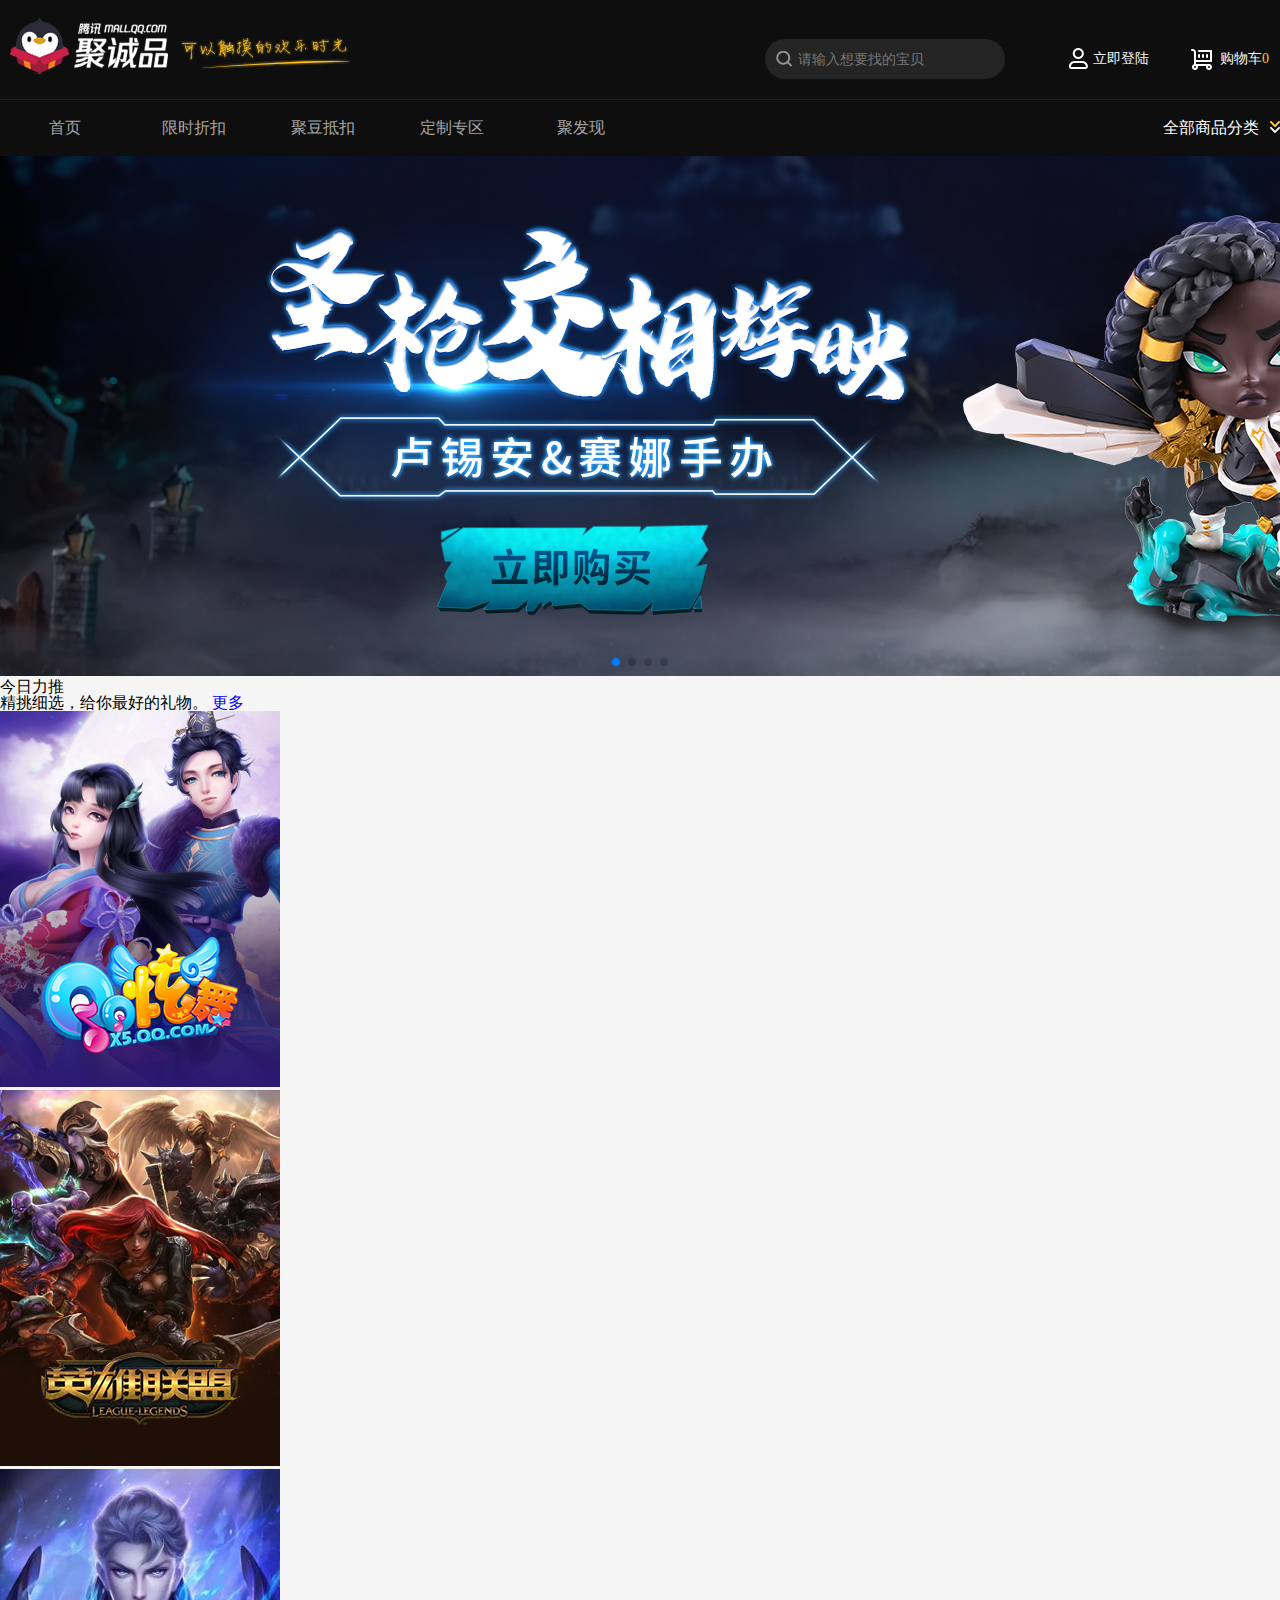
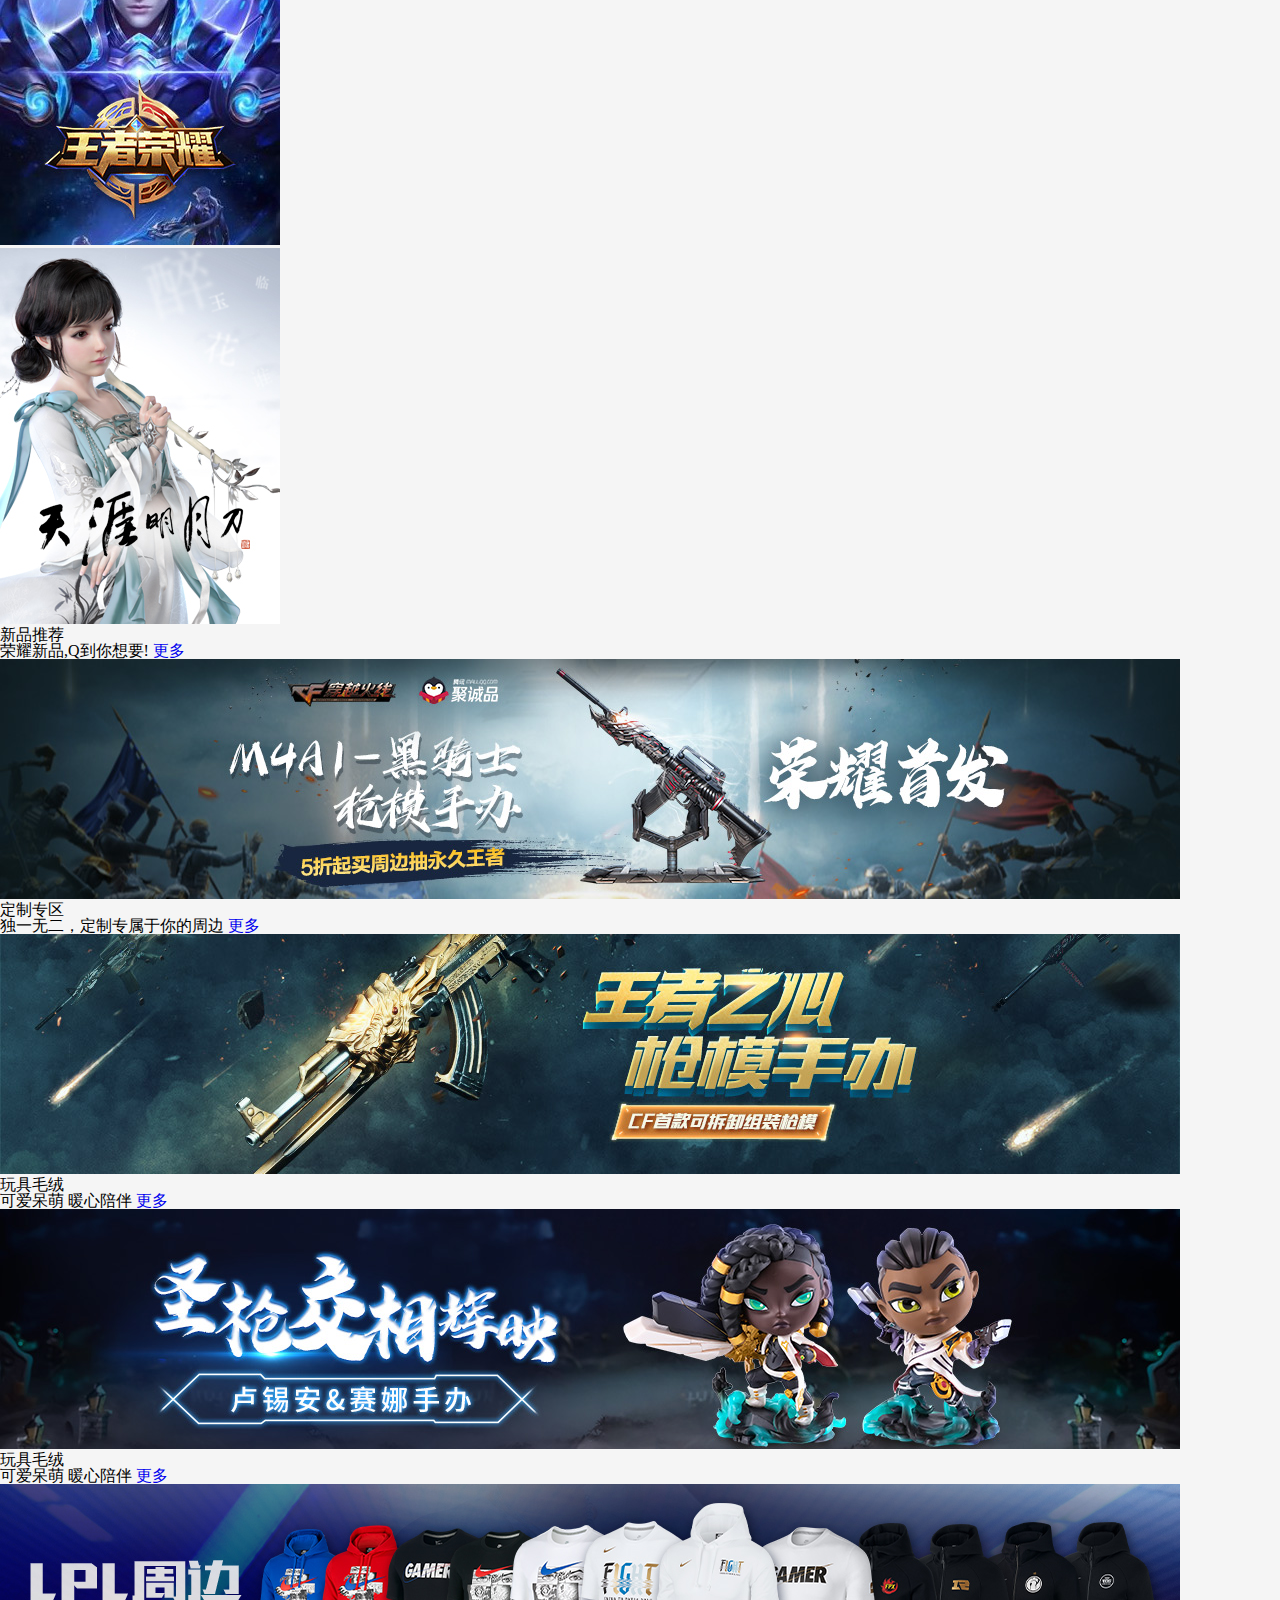
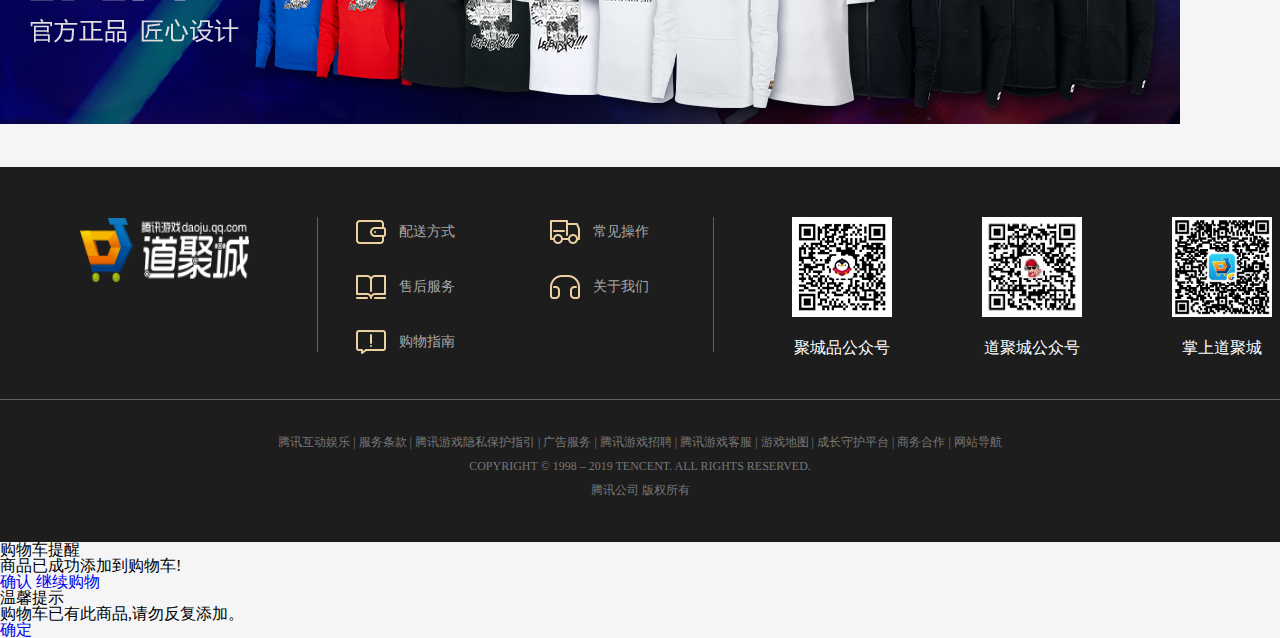
<file: index.html>
<!DOCTYPE html>
<html lang="en">
<head>
<meta charset="UTF-8">
<meta name="viewport" content="width=device-width, initial-scale=1.0">
<meta http-equiv="X-UA-Compatible" content="ie=edge">
<title>聚诚品-腾讯官方周边商场</title>
<link rel="icon" href="icon.png">
<link rel="stylesheet" type="text/css" href="css/reset.css">
<link rel="stylesheet" type="text/css" href="css/home.css">
<link rel="stylesheet" type="text/css" href="css/swiper.css">
</head>
<body>
<!-- 头部 -->
<div class="lkq-top-bar">
    <div class="lkq-top_0">
        <div class="lkq-top_1">
            <div class="lkq-top_2">
                <div class="lkq-top lkq-Layout">
                    <!-- 顶部 -->
                    <div class="lkq-top-info clearfix">
                        <!-- logo -->
                        <div class="lkq-logo">
                            <a href="#">
                                <h1 class="lkq-ico-comm">聚城品</h1>
                            </a>
                        </div>
                        <div class="lkq-solgan lkq-ico-comm">可以触摸的欢乐时光</div>
                        <!-- 购物车 -->
                        <div class="lkq-cart1">
                            <a href="./shopCart.html" class="lkq-cartbox">
                                <i class="lkq-ico-comm lkq-cart2"></i>
                                <span>购物车<div class="lkq-cart-num">0</div></span>
                            </a>
                        </div>
                        <!-- 登陆 -->
                        <div class="lkq-loginbar">
                            <!-- 登陆前 -->
                            <div class="lkq-unlogin">
                                <i class="lkq-person lkq-ico-comm"></i>
                                <a href="#">立即登陆</a>
                            </div>
                            <!-- 登陆后 -->
                            <div class="lkq-Land">
                                <p>欢迎光临 <span class="lkq-name"></span></p>
                                <!-- 登陆后的菜单 -->
                                <div class="lkq-menu">
                                    <div class="lkq-arrow"></div>
                                    <ul>
                                        <li>
                                            <i class="lkq-order1 lkq-ico-comm"></i>
                                            <span>订单管理</span>
                                        </li>
                                        <li>
                                            <i class="lkq-order2 lkq-ico-comm"></i>
                                            <span>地址管理</span>
                                        </li>
                                        <li>
                                            <i class="lkq-order3 lkq-ico-comm"></i>
                                            <span>优惠卡劵</span>
                                        </li>
                                        <li>
                                            <i class="lkq-order4 lkq-ico-comm"></i>
                                            <span>我的收藏</span>
                                        </li>
                                        <li>
                                            <i class="lkq-order5 lkq-ico-comm"></i>
                                            <span>订阅管理</span>
                                        </li>
                                        <li>
                                            <i class="lkq-order6 lkq-ico-comm"></i>
                                            <span>领取中心</span>
                                        </li>
                                        <li class="lkq-list">
                                            <i class="lkq-order7 lkq-ico-comm"></i>
                                            <span>退出登陆</span>
                                        </li>
                                    </ul>
                                </div>
                            </div>
                        </div>
                        <!-- 搜索 -->
                        <div class="lkq-search">
                            <a href="#" class="lkq-search1 lkq-ico-comm"></a>
                            <input type="text" placeholder="请输入想要找的宝贝" class="lkq-txt">
                        </div>
                    </div>
                </div>
            </div>
        </div>
        <!-- 导航 -->
        <div class="lkq-top-head">
            <div class="lkq-top-head2">
                <div class="lkq-top-menu clearfix lkq-Layout">
                    <ul>
                        <li>
                            <a href="#" class="lkq-ico-comm">首页</a>
                        </li>
                        <li>
                            <a href="#" class="lkq-ico-comm">限时折扣</a>
                        </li>
                        <li>
                            <a href="#" class="lkq-ico-comm">聚豆抵扣</a>
                        </li>
                        <li>
                            <a href="#" class="lkq-ico-comm">定制专区</a>
                        </li>
                        <li>
                            <a href="#" class="lkq-ico-comm">聚发现</a>
                        </li>
                    </ul>
                    <div class="lkq-all">
                        <span>全部商品分类</span>
                        <i class="lkq-arrbot lkq-ico-comm"></i>
                    </div>
                </div>
            </div>
        </div>
        <!-- 子菜单 -->
        <div class="lkq-Submenu">
            <div class="lkq-Layout">
                <ul class="lkq-submenu-ul">
                    <li class="lkq-submenu-li">
                        <a href="#">
                            <img src="images/header/img01.png" alt="">
                            <p>服饰鞋帽</p>
                        </a>
                        <ul class="lkq-class-list">
                            <li>卫衣/外套</li>
                            <li>T恤</li>
                            <li>袜子</li>
                            <li>裤子</li>
                            <li>鞋子</li>
                            <li>帽子</li>
                            <li>服饰配件</li>
                        </ul>
                    </li>
                    <li class="lkq-submenu-li">
                        <a href="#">
                            <img src="images/header/img02.png" alt="">
                            <p>玩具毛绒</p>
                        </a>
                        <ul class="lkq-class-list">
                            <li>公仔</li>
                            <li>抱枕</li>
                            <li>手办</li>
                            <li>雕塑</li>
                        </ul>
                    </li>
                    <li class="lkq-submenu-li">
                        <a href="#">
                            <img src="images/header/img03.png" alt="">
                            <p>数码配件</p>
                        </a>
                        <ul class="lkq-class-list">
                            <li>手机壳</li>
                            <li>充电宝</li>
                            <li>鼠标垫/鼠标</li>
                            <li>U盘</li>
                            <li>数据线</li>
                            <li>打火机</li>
                            <li>无线充电器</li>
                        </ul>
                    </li>
                    <li class="lkq-submenu-li">
                        <a href="#">
                            <img src="images/header/img04.png" alt="">
                            <p>生活用品</p>
                        </a>
                        <ul class="lkq-class-list">
                            <li>杯子</li>
                            <li>钥匙扣</li>
                            <li>伞</li>
                            <li>耳罩/眼罩</li>
                            <li>美妆个护</li>
                            <li>其他</li>
                        </ul>
                    </li>
                    <li class="lkq-submenu-li">
                        <a href="#">
                            <img src="images/header/img05.png" alt="">
                            <p>箱包收纳</p>
                        </a>
                        <ul class="lkq-class-list">
                            <li>双肩包</li>
                            <li>单肩包</li>
                            <li>收纳包</li>
                        </ul>
                    </li>
                    <li class="lkq-submenu-li">
                        <a href="#">
                            <img src="images/header/img06.png" alt="">
                            <p>首饰配饰</p>
                        </a>
                        <ul class="lkq-class-list">
                            <li>手链</li>
                            <li>项链</li>
                            <li>挂件</li>
                            <li>戒指</li>
                            <li>其他</li>
                        </ul>
                    </li>
                    <li class="lkq-submenu-li">
                        <a href="#">
                            <img src="images/header/img07.png" alt="">
                            <p>文具图书</p>
                        </a>
                        <ul class="lkq-class-list">
                            <li>笔记本</li>
                            <li>胶带/贴纸</li>
                            <li>文件夹</li>
                        </ul>
                    </li>
                    <li class="lkq-submenu-li">
                        <a href="#">
                            <img src="images/header/img08.png" alt="">
                            <p>休闲零食</p>
                        </a>
                        <ul class="lkq-class-list">
                            <li>糖/巧克力</li>
                        </ul>
                    </li>
                    <li class="lkq-submenu-li">
                        <a href="#">
                            <img src="images/header/img09.png" alt="">
                            <p>海报艺术</p>
                        </a>
                        <ul class="lkq-class-list">
                            <li>画册</li>
                            <li>海报</li>
                        </ul>
                    </li>
                    <li class="lkq-submenu-li">
                        <a href="#">
                            <img src="images/header/img10.png" alt="">
                            <p>其他</p>
                        </a>
                        <ul class="lkq-class-list">
                            <li>纪念币</li>
                            <li>礼盒</li>
                        </ul>
                    </li>
                </ul>
            </div>
        </div>
    </div>
</div>
<!-- 轮播图 -->
<div class="swiper-container banner" id="#swiper-container1">
    <div class="swiper-wrapper slidebanner">
        <div class="swiper-slide">
            <a href="./sculpture.html">
                <img src="images/bigPic/carousel01.jpg" alt="">
            </a>
        </div>
        <div class="swiper-slide">
            <a href="###">
                <img src="images/bigPic/icon_10001.jpg" alt="">
            </a>
        </div>
        <div class="swiper-slide">
            <a href="###">
                <img src="images/bigPic/icon_10002.jpg" alt="">
            </a>
        </div>
        <div class="swiper-slide">
            <a href="###">
                <img src="images/bigPic/carousel04.jpg" alt="">
            </a>
        </div>
    </div>
    <!-- 如果需要分页器 -->
    <div class="swiper-pagination"></div>
</div>
<!-- 中间部分 -->
<div class="main lkq-Layout">
    <!-- 今日力推 -->
    <div class="index-tit clearfix">
        <h3>今日力推</h3>
        <span>精挑细选，给你最好的礼物。</span>
        <a href="###" class="link-moer">
            <span>更多</span>
            <i class="i-more lkq-ico-comm"></i>
        </a>
    </div>
    <div class="rec-list">
        <ul class="clearfix">
            <li>
                <a href="./QQdance.html">
                    <img src="images/bigPic/img0.jpg" alt="">
                </a>
            </li>
            <li>
                <a href="./hth-goodslist.html">
                    <img src="images/bigPic/img1.jpg" alt="">
                </a>
            </li>
            <li>
                <a href="./zxg-index1.html">
                    <img src="images/bigPic/img2.jpg" alt="">
                </a>
            </li>
            <li>
                <a href="./windex.html">
                    <img src="images/bigPic/img3.jpg" alt="">
                </a>
            </li>
        </ul>
    </div>
    <!-- 新品推荐 -->
    <div class="recommend">
        <div class="index-tit">
            <h3>新品推荐</h3>
            <span>荣耀新品,Q到你想要!</span>
            <a href="###" class="link-moer">
                <span>更多</span>
                <i class="i-more lkq-ico-comm"></i>
            </a>
        </div>
        <div class="mybox">
            <a href="###">
                <img src="images/bigPic/img_1.jpg" alt="">
            </a>
        </div>
        <!-- 商品列表 -->
        <div class="goodlist indexglist">
            <ul class="lkq-goodlist clearfix">
                <!-- <li>
                    <a href="###">
                        <img src="images/goods/img1.jpg" alt="">
                        <div class="good-info">
                            <p class="good-name">M4A1-雷神 枪模手办</p>
                            <p class="good-pri">￥298</p>
                        </div>
                    </a>
                    <div class="hied-cart">
                        <a href="###">加入购物车</a>
                    </div>
                </li>
                <li>
                    <a href="###">
                        <img src="images/goods/img2.jpg" alt="">
                        <div class="good-info">
                            <p class="good-name">【现货】武神&幽兰颜究小盒</p>
                            <p class="good-pri">￥98</p>
                        </div>
                    </a>
                    <div class="hied-cart">
                        <a href="###">加入购物车</a>
                    </div>
                </li>
                <li>
                    <a href="###">
                        <img src="images/goods/img3.jpg" alt="">
                        <div class="good-info">
                            <p class="good-name">巴雷特-毁灭 全合金枪模手办</p>
                            <p class="good-pri">￥298</p>
                        </div>
                    </a>
                    <div class="hied-cart">
                        <a href="###">加入购物车</a>
                    </div>
                </li>
                <li>
                    <a href="###">
                        <img src="images/goods/img4.jpg" alt="">
                        <div class="good-info">
                            <p class="good-name">千年之狐李白Q版手办</p>
                            <p class="good-pri">￥248</p>
                        </div>
                    </a>
                    <div class="hied-cart">
                        <a href="###">加入购物车</a>
                    </div>
                </li> -->
            </ul>
        </div>
        <!-- 定制专区 -->
        <div class="index-tit">
            <h3>定制专区</h3>
            <span> 独一无二，定制专属于你的周边</span>
            <a href="###" class="link-moer">
                <span>更多</span>
                <i class="i-more lkq-ico-comm"></i>
            </a>
        </div>
        <div class="mybox">
            <a href="###">
                <img src="images/bigPic/img_2.jpg" alt="">
            </a>
        </div>
        <!-- 商品列表 -->
        <div class="goodlist indexglist">
            <ul class="lkq-goodlist clearfix">
                <!-- <li>
                    <a href="###">
                        <img src="images/goods/img5.jpg" alt="">
                        <div class="good-info">
                            <p class="good-name">【限定】炫舞十周年定制-牛神手机壳</p>
                            <p class="good-pri">￥59</p>
                        </div>
                    </a>
                    <div class="hied-cart">
                        <a href="###">加入购物车</a>
                    </div>
                </li>
                <li>
                    <a href="###">
                        <img src="images/goods/img6.jpg" alt="">
                        <div class="good-info">
                            <p class="good-name">【新角色】女款斗士浮雕定制手机壳</p>
                            <p class="good-pri">￥48</p>
                        </div>
                    </a>
                    <div class="hied-cart">
                        <a href="###">加入购物车</a>
                    </div>
                </li>
                <li>
                    <a href="###">
                        <img src="images/goods/img7.jpg" alt="">
                        <div class="good-info">
                            <p class="good-name">【1周年庆】冒险音乐会主题定制手机壳</p>
                            <p class="good-pri">￥36</p>
                        </div>
                    </a>
                    <div class="hied-cart">
                        <a href="###">加入购物车</a>
                    </div>
                </li>
                <li>
                    <a href="###">
                        <img src="images/goods/img8.jpg" alt="">
                        <div class="good-info">
                            <p class="good-name">CF十周年定制手机壳-小斯</p>
                            <p class="good-pri">￥59</p>
                        </div>
                    </a>
                    <div class="hied-cart">
                        <a href="###">加入购物车</a>
                    </div>
                </li> -->
            </ul>
        </div>
        <!-- 玩具毛绒 -->
        <div class="index-tit">
            <h3>玩具毛绒</h3>
            <span>可爱呆萌 暖心陪伴</span>
            <a href="###" class="link-moer">
                <span>更多</span>
                <i class="i-more lkq-ico-comm"></i>
            </a>
        </div>
        <div class="mybox">
            <a href="###">
                <img src="images/bigPic/recommend.jpg" alt="">
            </a>
        </div>
        <!-- 商品列表 -->
        <div class="goodlist indexglist">
            <ul class="lkq-goodlist clearfix">
                <!-- <li>
                    <a href="###">
                        <img src="images/goods/img9.jpg" alt="">
                        <div class="good-info">
                            <p class="good-name">天空之忆妙趣盒（男鬼剑）II</p>
                            <p class="good-pri">￥59</p>
                        </div>
                    </a>
                    <div class="hied-cart">
                        <a href="###">加入购物车</a>
                    </div>
                </li>
                <li>
                    <a href="###">
                        <img src="images/goods/img10.jpg" alt="">
                        <div class="good-info">
                            <p class="good-name">盲僧李青 中型雕塑</p>
                            <p class="good-pri">￥430</p>
                        </div>
                    </a>
                    <div class="hied-cart">
                        <a href="###">加入购物车</a>
                    </div>
                </li>
                <li>
                    <a href="###">
                        <img src="images/goods/img11.jpg" alt="">
                        <div class="good-info">
                            <p class="good-name">【现货】武神&幽兰颜究小盒</p>
                            <p class="good-pri">￥98</p>
                        </div>
                    </a>
                    <div class="hied-cart">
                        <a href="###">加入购物车</a>
                    </div>
                </li>
                <li>
                    <a href="###">
                        <img src="images/goods/img12.jpg" alt="">
                        <div class="good-info">
                            <p class="good-name">逍遥游鲲抱枕</p>
                            <p class="good-pri">￥138</p>
                        </div>
                    </a>
                    <div class="hied-cart">
                        <a href="###">加入购物车</a>
                    </div>
                </li> -->
            </ul>
        </div>
        <!-- 服饰鞋帽 -->
        <div class="index-tit">
            <h3>玩具毛绒</h3>
            <span>可爱呆萌 暖心陪伴</span>
            <a href="###" class="link-moer">
                <span>更多</span>
                <i class="i-more lkq-ico-comm"></i>
            </a>
        </div>
        <div class="mybox">
            <a href="###">
                <img src="images/bigPic/LPL.jpg" alt="">
            </a>
        </div>
        <!-- 商品列表 -->
        <div class="goodlist indexglist">
            <ul class="lkq-goodlist clearfix">
                <!-- <li>
                    <a href="###">
                        <img src="images/goods/img13.jpg" alt="">
                        <div class="good-info">
                            <p class="good-name">飞龙在天 盲僧卫衣 墨染</p>
                            <p class="good-pri">￥299</p>
                        </div>
                    </a>
                    <div class="hied-cart">
                        <a href="###">加入购物车</a>
                    </div>
                </li>
                <li>
                    <a href="###">
                        <img src="images/goods/img14.jpg" alt="">
                        <div class="good-info">
                            <p class="good-name">不灭意志铠黑白写实系列T恤</p>
                            <p class="good-pri">￥118</p>
                        </div>
                    </a>
                    <div class="hied-cart">
                        <a href="###">加入购物车</a>
                    </div>
                </li>
                <li>
                    <a href="###">
                        <img src="images/goods/img15.jpg" alt="">
                        <div class="good-info">
                            <p class="good-name">吐槽卫衣 - 安排一下</p>
                            <p class="good-pri">￥299</p>
                        </div>
                    </a>
                    <div class="hied-cart">
                        <a href="###">加入购物车</a>
                    </div>
                </li>
                <li>
                    <a href="###">
                        <img src="images/goods/img16.jpg" alt="">
                        <div class="good-info">
                            <p class="good-name">王者对决T恤</p>
                            <p class="good-pri">￥82</p>
                        </div>
                    </a>
                    <div class="hied-cart">
                        <a href="###">加入购物车</a>
                    </div>
                </li> -->
            </ul>
        </div>
    </div>
</div>
<!-- 底部 -->
<div class="lkq-footer">
    <div class="lkq-Layout clearfix">
        <a href="###" title="道聚城" class="lkq-footer-djc">
            <img src="images/footer/01.png" alt="">
        </a>
        <ul class="lkq-footer-info">
            <li>
                <a href="###">
                    <span class="lkq-ic01 lkq-comm-top"></span>
                    配送方式
                </a>
            </li>
            <li>
                <a href="###">
                    <span class="lkq-ic02 lkq-comm-top"></span>
                    常见操作
                </a>
            </li>
            <li>
                <a href="###">
                    <span class="lkq-ic03 lkq-comm-top"></span>
                    售后服务
                </a>
            </li>
            <li>
                <a href="###">
                    <span class="lkq-ic04 lkq-comm-top"></span>
                    关于我们
                </a>
            </li>
            <li>
                <a href="###">
                    <span class="lkq-ic05 lkq-comm-top"></span>
                    购物指南
                </a>
            </li>
        </ul>
        <ul class="lkq-footer-code">
            <li>
                <img src="images/footer/02.jpg" alt="">
                <p>聚城品公众号</p>
            </li>
            <li>
                <img src="images/footer/03.jpg" alt="">
                <p>道聚城公众号</p>
            </li>
            <li class="lkq-pr0">
                <img src="images/footer/04.png" alt="">
                <p>掌上道聚城</p>
            </li>
        </ul>
    </div>
</div>
<!-- 版权 -->
<div class="lkq-footer_ied">
    <div class="lkq-ied">
        <p>
            <a href="###">腾讯互动娱乐</a>
            |
            <a href="###"> 服务条款</a>
            |
            <a href="###"> 腾讯游戏隐私保护指引</a>
            |
            <a href="###"> 广告服务</a>
            |
            <a href="###"> 腾讯游戏招聘</a>
            |
            <a href="###"> 腾讯游戏客服</a>
            |
            <a href="###"> 游戏地图 </a>
            |
            <a href="###"> 成长守护平台 </a>
            |
            <a href="###"> 商务合作 </a>
            |
            <a href="###"> 网站导航 </a>
        </p>
        <p>COPYRIGHT © 1998 – 2019 TENCENT. ALL RIGHTS RESERVED.</p>
        <p>
            <a href="###">腾讯公司 版权所有</a>
        </p>
    </div>
</div>
<!-- 登陆模板 -->
<div class="lkq-login">
    <div class="lkq-login_1">
        <div class="lkq-login-btn">
            <button class="lkq-btn1 lkq-btn">登陆</button>
            <button class="lkq-btn2 lkq-btn">注册</button>
            <button class="lkq-btn3">X</button>
        </div>
        <div class="lkq-form">
            <span>昵称密码登陆</span>
            <h4 class="lkq-con1"></h4>
            <div class="lkq-box">
                <input type="text" class="lkq-text lkq-user1" placeholder="昵称">
            </div>
            <div class="lkq-box">
                <input type="text" class="lkq-text lkq-pass1" placeholder="密码">
            </div>
            <div class="lkq-remember">
                记住密码 <input type="checkbox" name="sub" class="lkq-check"><br>
            </div>
            <input type="button" value="登陆" name="login" class="lkq-lands">
        </div>
        <div class="lkq-register">
            <span>输入昵称密码注册</span>
            <h4 class="lkq-con2"></h4>
            <div class="lkq-box">
                <input type="text" class="lkq-text lkq-user2" placeholder="昵称">
            </div>
            <div class="lkq-box">
                <input type="text" class="lkq-text lkq-pass2" placeholder="密码">
            </div>
            <input type="button" value="注册" name="add" class="lkq-reg">
        </div>
    </div>
</div>
<!-- 购买提示弹框 -->
<div class="popup">
    <a href="###" class="popup-close">
        <i class="comicon i-close"></i>
    </a>
    <div class="popup-main">
        <h4>购物车提醒</h4>
        <div class="popup-con">
            <div class="popup-info clearfix">
                <i class="fl comicon i-tick"></i>
                <div class="fl popup-tip">
                    <p class="tip-success">商品已成功添加到购物车!</p>
                </div>
            </div>
            <div class="popup-btnbox">
                <a href="./shopCart.html" class="fl btn-sure">确认</a>
                <a href="./sculpture.html" class="fl popup-btn">继续购物</a>
            </div>
        </div>
    </div>
</div>
<!-- 已加入 -->
<div class="have-joined">
    <div class="dj_pop">
        <div class="dj_pop_alert">
            <div class="dj_hd">
                <h4>温馨提示</h4>
                <a href="###" class="close">
                    <i></i>
                </a>
            </div>
            <div class="dj_bd">
                <p>购物车已有此商品,请勿反复添加。</p>
                <a href="###" class="dj_bt_buy">确定</a>
            </div>
        </div>
    </div>
</div>


<script src="js/jquery-2.1.4.js"></script>
<script src="js/index.js"></script>
<script src="js/swiper.js"></script>
<script>
    var swiper = new Swiper('.swiper-container', {
        slidesPerView: 1,
        spaceBetween: 30,
        loop: true,
        autoplay: {
            delay: 3000,
            stopOnLastSlide: false,
            disableOnInteraction: false,
        },
        pagination: {
            el: '.swiper-pagination',
            clickable: true,
        },
        navigation: {
            nextEl: '.swiper-button-next',
            prevEl: '.swiper-button-prev',
        },
    });

</script>   
</body>
</html>
</file>
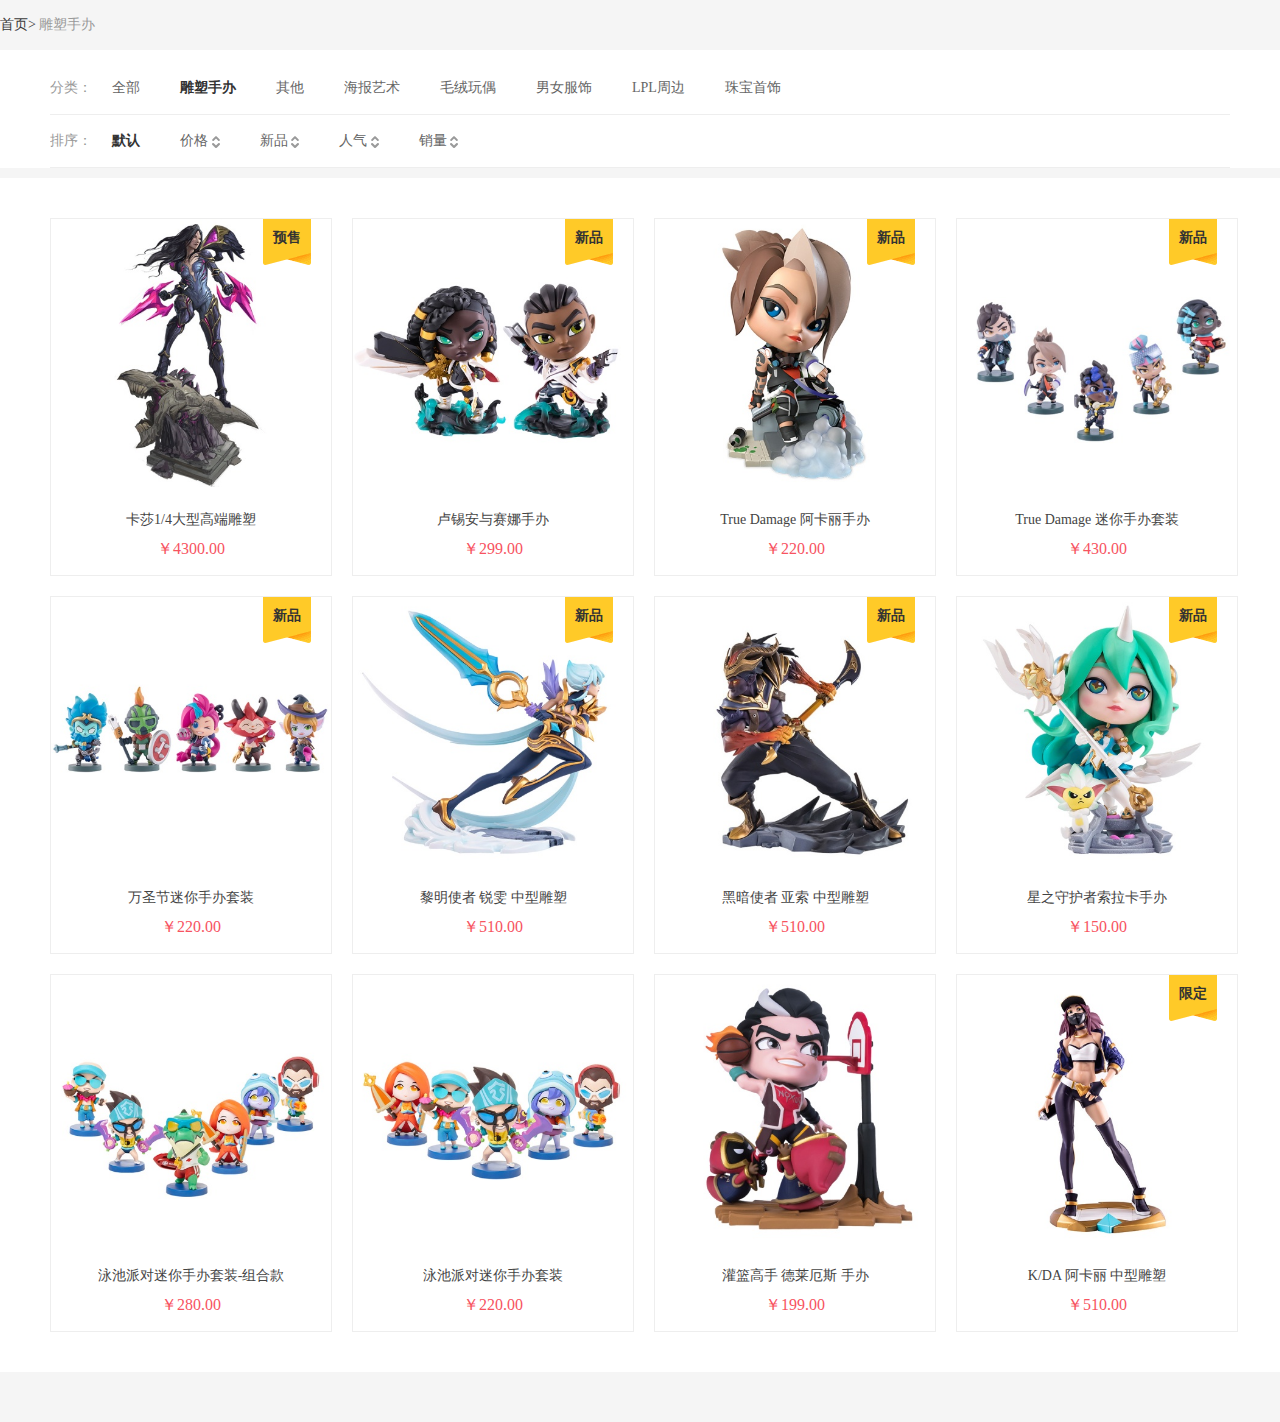
<file: index2.html>
<!DOCTYPE html>
<html lang="en">
<head>
    <meta charset="UTF-8">
    <meta name="viewport" content="width=device-width, initial-scale=1.0">
    <meta http-equiv="X-UA-Compatible" content="ie=edge">
    <title>商品列表-英雄联盟周边商城</title>
    <link rel="icon" href="icon.png">
    <link rel="stylesheet" href="./css/reset.css">
    <link rel="stylesheet" href="./css/home2.css">
</head>
<body>
    <!-- 主题内容 -->
    <div class="page-bg">
        <div class="breadclumn">
            <span>
                <a href="#">首页&gt;</a>
            </span>
            <span>
                <a href="#">雕塑手办</a>
            </span>
        </div>
        <div class="page-main">
            <div class="list-filter">
                <div class="fltbox">
                    <dl class="djClassUl clearfix">
                        <dt>分类：</dt>
                        <dd>全部</dd>
                        <dd class="cur">雕塑手办</dd>
                        <dd>其他</dd>
                        <dd>海报艺术</dd>
                        <dd>毛绒玩偶</dd>
                        <dd>男女服饰</dd>
                        <dd>LPL周边</dd>
                        <dd>珠宝首饰</dd>
                    </dl>
                </div>
                <div class="fltbox">
                    <dl class="sortdl clearfix">
                        <dt>排序：</dt>
                        <dd class="cur">默认</dd>
                        <dd class="flt-arrow">
                            <span>价格</span>
                            <i></i>
                        </dd>
                        <dd class="flt-arrow">
                            <span>新品</span>
                            <i></i>
                        </dd>
                        <dd class="flt-arrow">
                            <span>人气</span>
                            <i></i>
                        </dd>
                        <dd class="flt-arrow">
                            <span>销量</span>
                            <i></i>
                        </dd>
                    </dl>
                    <!-- <dl class="sortdl clearfix">
                        <dt>筛选：</dt>
                        <dd class="flt-check cur">
                            <i class="ico-comm i-check i-checked"></i>
                            <span>有货</span>
                        </dd>
                        <dd class="flt-check cur">
                            <i class="ico-comm i-check i-checked"></i>
                            <span>包邮</span>
                        </dd>
                        <dd class="flt-check cur">
                            <i class="ico-comm i-check i-checked"></i>
                            <span>聚豆可抵</span>
                        </dd>
                    </dl> -->
                </div>
            </div>
            <div class="good-list">
                <ul class="good-listUl clearfix">
                   <!--  <li>
                        <div class="i-mark">
                            <span class="mark-txt">预售</span>
                        </div>
                        <a href="#" class="good-link">
                            <img src="./images/yh-sculpture/ia_100000003691.jpg" alt="">
                            <div class="good-info">
                                <p>卡莎1/4大型高端雕塑</p>
                                <span>￥4300.00</span>
                            </div>
                        </a>
                    </li>
                    <li>
                        <div class="i-mark">
                            <span class="mark-txt">预售</span>
                        </div>
                        <a href="#" class="good-link">
                            <img src="./images/yh-sculpture/ia_100000003691.jpg" alt="">
                            <div class="good-info">
                                <p>卡莎1/4大型高端雕塑</p>
                                <span>￥4300.00</span>
                            </div>
                        </a>
                    </li>
                    <li>
                        <div class="i-mark">
                            <span class="mark-txt">预售</span>
                        </div>
                        <a href="#" class="good-link">
                            <img src="./images/yh-sculpture/ia_100000003691.jpg" alt="">
                            <div class="good-info">
                                <p>卡莎1/4大型高端雕塑</p>
                                <span>￥4300.00</span>
                            </div>
                        </a>
                    </li>
                    <li>
                        <div class="i-mark">
                            <span class="mark-txt">预售</span>
                        </div>
                        <a href="#" class="good-link">
                            <img src="./images/yh-sculpture/ia_100000003691.jpg" alt="">
                            <div class="good-info">
                                <p>卡莎1/4大型高端雕塑</p>
                                <span>￥4300.00</span>
                            </div>
                        </a>
                    </li> -->
                </ul>
            </div>
        </div>
    </div>
    <script src="./js/jquery-2.1.4.js"></script>
    <script src="./js/index2.js"></script>
</body>
</html>
</file>
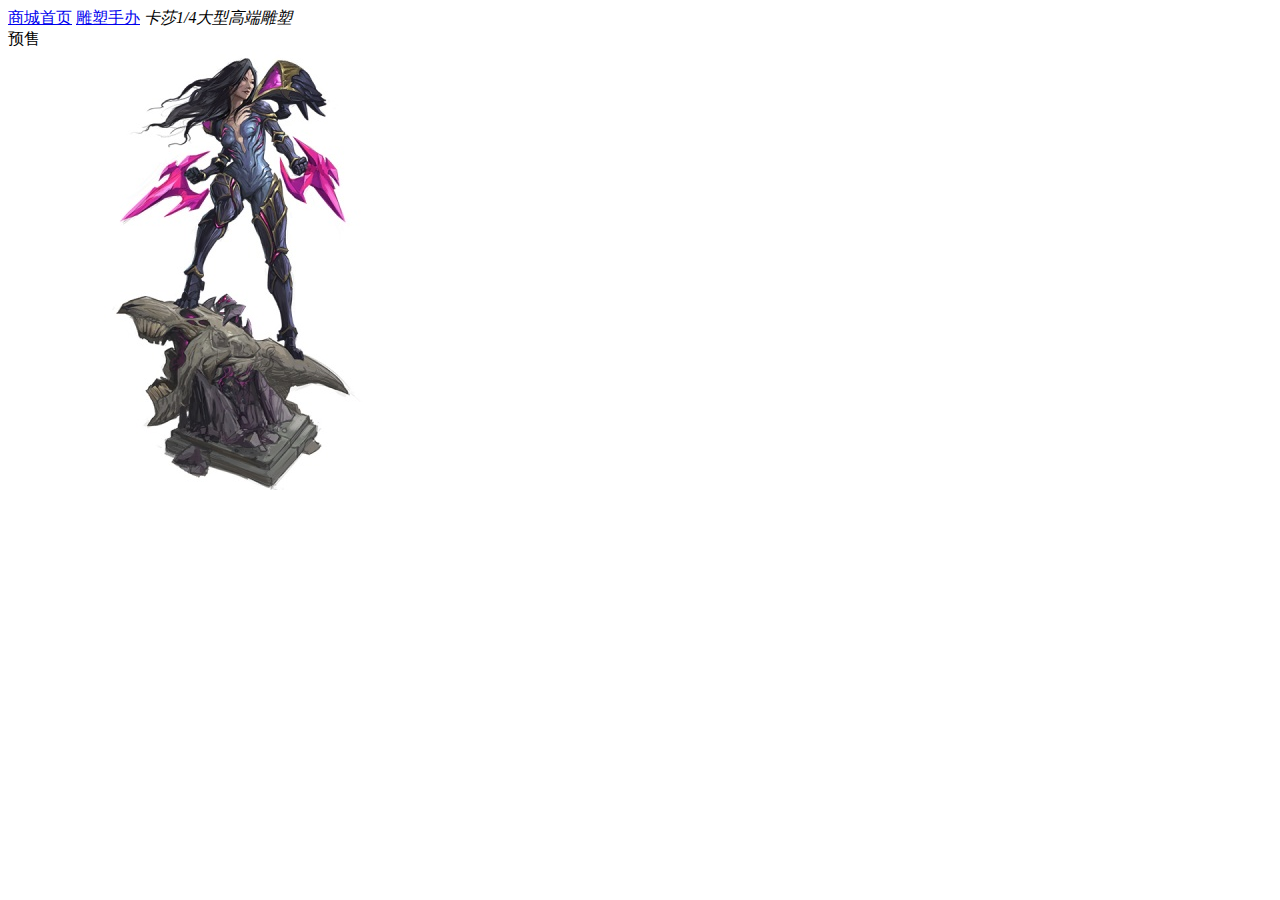
<file: index3.html>
<!DOCTYPE html>
<html lang="en">
<head>
    <meta charset="UTF-8">
    <meta name="viewport" content="width=device-width, initial-scale=1.0">
    <meta http-equiv="X-UA-Compatible" content="ie=edge">
    <title>详情页-英雄联盟周边商城</title>
    <link rel="icon" href="icon.png">
</head>
<body>
    <div class="bg-main">
        <div class="main">
            <div class="comm-tit">
                <a href="#">商城首页</a>
                <a href="#">雕塑手办</a>
                <em>卡莎1/4大型高端雕塑</em>
            </div>
            <div class="product-intro clearfix">
                <div class="product-left">
                    <div class="product-imgs product-imgSmall">
                        <div class="i-mark">
                            <span>预售</span>
                        </div>
                        <img src="./images/yh-goodList/lt_0001.jpg" alt="">
                    </div>
                    
                </div>
            </div>
        </div>
    </div>
</body>
</html>
</file>
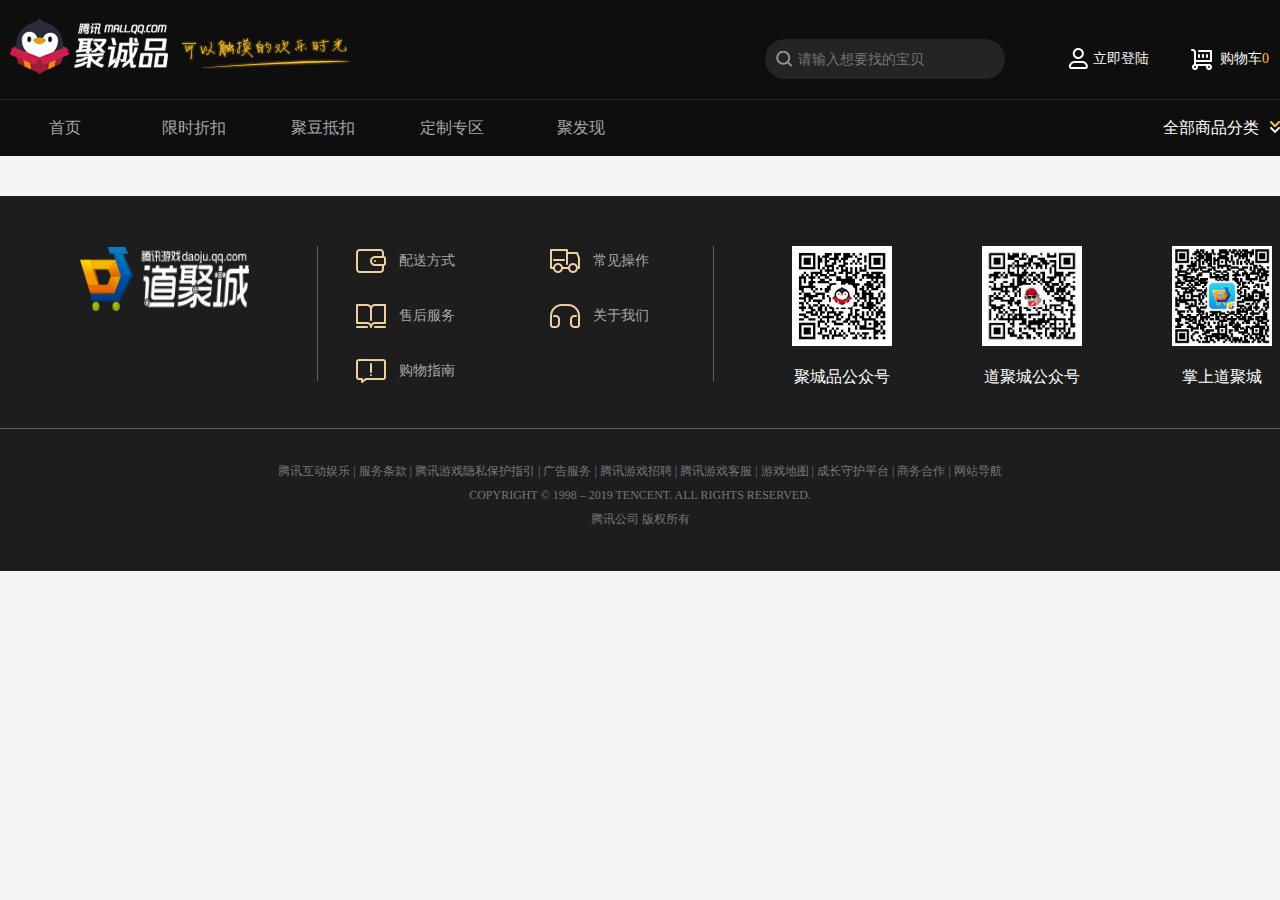
<file: lkq-index1.html>
<!DOCTYPE html>
<html lang="en">

<head>
    <meta charset="UTF-8">
    <meta name="viewport" content="width=device-width, initial-scale=1.0">
    <meta http-equiv="X-UA-Compatible" content="ie=edge">
    <title>聚城品-腾讯官方周边商城</title>
    <link rel="icon" href="icon.png">
    <link rel="stylesheet" href="css/lkq-common.css">
    <link rel="stylesheet" href="css/reset.css">
</head>

<body>
    <!-- 头部 -->
    <div class="lkq-top-bar">
        <div class="lkq-top_0">
            <div class="lkq-top_1">
                <div class="lkq-top_2">
                    <div class="lkq-top lkq-Layout">
                        <!-- 顶部 -->
                        <div class="lkq-top-info clearfix">
                            <!-- logo -->
                            <div class="lkq-logo">
                                <a href="#">
                                    <h1 class="lkq-ico-comm">聚城品</h1>
                                </a>
                            </div>
                            <div class="lkq-solgan lkq-ico-comm">可以触摸的欢乐时光</div>
                            <!-- 购物车 -->
                            <div class="lkq-cart1">
                                <a href="#" class="lkq-cartbox">
                                    <i class="lkq-ico-comm lkq-cart2"></i>
                                    <span>购物车<div class="lkq-cart-num">0</div></span>
                                </a>
                            </div>
                            <!-- 登陆 -->
                            <div class="lkq-loginbar">
                                <!-- 登陆前 -->
                                <div class="lkq-unlogin">
                                    <i class="lkq-person lkq-ico-comm"></i>
                                    <a href="#">立即登陆</a>
                                </div>
                                <!-- 登陆后 -->
                                <div class="lkq-Land">
                                    <p>欢迎光临 <span class="lkq-name"></span></p>
                                    <!-- 登陆后的菜单 -->
                                    <div class="lkq-menu">
                                        <div class="lkq-arrow"></div>
                                        <ul>
                                            <li>
                                                <i class="lkq-order1 lkq-ico-comm"></i>
                                                <span>订单管理</span>
                                            </li>
                                            <li>
                                                <i class="lkq-order2 lkq-ico-comm"></i>
                                                <span>地址管理</span>
                                            </li>
                                            <li>
                                                <i class="lkq-order3 lkq-ico-comm"></i>
                                                <span>优惠卡劵</span>
                                            </li>
                                            <li>
                                                <i class="lkq-order4 lkq-ico-comm"></i>
                                                <span>我的收藏</span>
                                            </li>
                                            <li>
                                                <i class="lkq-order5 lkq-ico-comm"></i>
                                                <span>订阅管理</span>
                                            </li>
                                            <li>
                                                <i class="lkq-order6 lkq-ico-comm"></i>
                                                <span>领取中心</span>
                                            </li>
                                            <li class="lkq-list">
                                                <i class="lkq-order7 lkq-ico-comm"></i>
                                                <span>退出登陆</span>
                                            </li>
                                        </ul>
                                    </div>
                                </div>
                            </div>
                            <!-- 搜索 -->
                            <div class="lkq-search">
                                <a href="#" class="lkq-search1 lkq-ico-comm"></a>
                                <input type="text" placeholder="请输入想要找的宝贝" class="lkq-txt">
                            </div>
                        </div>
                    </div>
                </div>
            </div>
            <!-- 导航 -->
            <div class="lkq-top-head">
                <div class="lkq-top-head2">
                    <div class="lkq-top-menu clearfix lkq-Layout">
                        <ul>
                            <li>
                                <a href="#" class="lkq-ico-comm">首页</a>
                            </li>
                            <li>
                                <a href="#" class="lkq-ico-comm">限时折扣</a>
                            </li>
                            <li>
                                <a href="#" class="lkq-ico-comm">聚豆抵扣</a>
                            </li>
                            <li>
                                <a href="#" class="lkq-ico-comm">定制专区</a>
                            </li>
                            <li>
                                <a href="#" class="lkq-ico-comm">聚发现</a>
                            </li>
                        </ul>
                        <div class="lkq-all">
                            <span>全部商品分类</span>
                            <i class="lkq-arrbot lkq-ico-comm"></i>
                        </div>
                    </div>
                </div>
            </div>
            <!-- 子菜单 -->
            <div class="lkq-Submenu">
                <div class="lkq-Layout">
                    <ul class="lkq-submenu-ul">
                        <li class="lkq-submenu-li">
                            <a href="#">
                                <img src="images/header/img01.png" alt="">
                                <p>服饰鞋帽</p>
                            </a>
                            <ul class="lkq-class-list">
                                <li>卫衣/外套</li>
                                <li>T恤</li>
                                <li>袜子</li>
                                <li>裤子</li>
                                <li>鞋子</li>
                                <li>帽子</li>
                                <li>服饰配件</li>
                            </ul>
                        </li>
                        <li class="lkq-submenu-li">
                            <a href="#">
                                <img src="images/header/img02.png" alt="">
                                <p>玩具毛绒</p>
                            </a>
                            <ul class="lkq-class-list">
                                <li>公仔</li>
                                <li>抱枕</li>
                                <li>手办</li>
                                <li>雕塑</li>
                            </ul>
                        </li>
                        <li class="lkq-submenu-li">
                            <a href="#">
                                <img src="images/header/img03.png" alt="">
                                <p>数码配件</p>
                            </a>
                            <ul class="lkq-class-list">
                                <li>手机壳</li>
                                <li>充电宝</li>
                                <li>鼠标垫/鼠标</li>
                                <li>U盘</li>
                                <li>数据线</li>
                                <li>打火机</li>
                                <li>无线充电器</li>
                            </ul>
                        </li>
                        <li class="lkq-submenu-li">
                            <a href="#">
                                <img src="images/header/img04.png" alt="">
                                <p>生活用品</p>
                            </a>
                            <ul class="lkq-class-list">
                                <li>杯子</li>
                                <li>钥匙扣</li>
                                <li>伞</li>
                                <li>耳罩/眼罩</li>
                                <li>美妆个护</li>
                                <li>其他</li>
                            </ul>
                        </li>
                        <li class="lkq-submenu-li">
                            <a href="#">
                                <img src="images/header/img05.png" alt="">
                                <p>箱包收纳</p>
                            </a>
                            <ul class="lkq-class-list">
                                <li>双肩包</li>
                                <li>单肩包</li>
                                <li>收纳包</li>
                            </ul>
                        </li>
                        <li class="lkq-submenu-li">
                            <a href="#">
                                <img src="images/header/img06.png" alt="">
                                <p>首饰配饰</p>
                            </a>
                            <ul class="lkq-class-list">
                                <li>手链</li>
                                <li>项链</li>
                                <li>挂件</li>
                                <li>戒指</li>
                                <li>其他</li>
                            </ul>
                        </li>
                        <li class="lkq-submenu-li">
                            <a href="#">
                                <img src="images/header/img07.png" alt="">
                                <p>文具图书</p>
                            </a>
                            <ul class="lkq-class-list">
                                <li>笔记本</li>
                                <li>胶带/贴纸</li>
                                <li>文件夹</li>
                            </ul>
                        </li>
                        <li class="lkq-submenu-li">
                            <a href="#">
                                <img src="images/header/img08.png" alt="">
                                <p>休闲零食</p>
                            </a>
                            <ul class="lkq-class-list">
                                <li>糖/巧克力</li>
                            </ul>
                        </li>
                        <li class="lkq-submenu-li">
                            <a href="#">
                                <img src="images/header/img09.png" alt="">
                                <p>海报艺术</p>
                            </a>
                            <ul class="lkq-class-list">
                                <li>画册</li>
                                <li>海报</li>
                            </ul>
                        </li>
                        <li class="lkq-submenu-li">
                            <a href="#">
                                <img src="images/header/img10.png" alt="">
                                <p>其他</p>
                            </a>
                            <ul class="lkq-class-list">
                                <li>纪念币</li>
                                <li>礼盒</li>
                            </ul>
                        </li>
                    </ul>
                </div>
            </div>
        </div>
    </div>
    <!-- 登陆模板 -->
    <div class="lkq-login">
        <div class="lkq-login_1">
            <div class="lkq-login-btn">
                <button class="lkq-btn1 lkq-btn">登陆</button>
                <button class="lkq-btn2 lkq-btn">注册</button>
                <button class="lkq-btn3">X</button>
            </div>
            <div class="lkq-form">
                <span>昵称密码登陆</span>
                <h4 class="lkq-con1"></h4>
                <div class="lkq-box">
                    <input type="text" class="lkq-text lkq-user1" placeholder="昵称">
                </div>
                <div class="lkq-box">
                    <input type="text" class="lkq-text lkq-pass1" placeholder="密码">
                </div>
                <div class="lkq-remember">
                    记住密码 <input type="checkbox" name="sub" class="lkq-check"><br>
                </div>
                <input type="button" value="登陆" name="login" class="lkq-lands">
            </div>
            <div class="lkq-register">
                <span>输入昵称密码注册</span>
                <h4 class="lkq-con2"></h4>
                <div class="lkq-box">
                    <input type="text" class="lkq-text lkq-user2" placeholder="昵称">
                </div>
                <div class="lkq-box">
                    <input type="text" class="lkq-text lkq-pass2" placeholder="密码">
                </div>
                <input type="button" value="注册" name="add" class="lkq-reg">
            </div>
        </div>
    </div>
    <!-- 中间部分 -->
    <div></div>
    <!-- 底部 -->
    <div class="lkq-footer">
        <div class="lkq-Layout clearfix">
            <a href="###" title="道聚城" class="lkq-footer-djc">
                <img src="images/footer/01.png" alt="">
            </a>
            <ul class="lkq-footer-info">
                <li>
                    <a href="###">
                        <span class="lkq-ic01 lkq-comm-top"></span>
                        配送方式
                    </a>
                </li>
                <li>
                    <a href="###">
                        <span class="lkq-ic02 lkq-comm-top"></span>
                        常见操作
                    </a>
                </li>
                <li>
                    <a href="###">
                        <span class="lkq-ic03 lkq-comm-top"></span>
                        售后服务
                    </a>
                </li>
                <li>
                    <a href="###">
                        <span class="lkq-ic04 lkq-comm-top"></span>
                        关于我们
                    </a>
                </li>
                <li>
                    <a href="###">
                        <span class="lkq-ic05 lkq-comm-top"></span>
                        购物指南
                    </a>
                </li>
            </ul>
            <ul class="lkq-footer-code">
                <li>
                    <img src="images/footer/02.jpg" alt="">
                    <p>聚城品公众号</p>
                </li>
                <li>
                    <img src="images/footer/03.jpg" alt="">
                    <p>道聚城公众号</p>
                </li>
                <li class="lkq-pr0">
                    <img src="images/footer/04.png" alt="">
                    <p>掌上道聚城</p>
                </li>
            </ul>
        </div>
    </div>
    <!-- 版权 -->
    <div class="lkq-footer_ied">
        <div class="lkq-ied">
            <p>
                <a href="###">腾讯互动娱乐</a>
                |
                <a href="###"> 服务条款</a>
                |
                <a href="###"> 腾讯游戏隐私保护指引</a>
                |
                <a href="###"> 广告服务</a>
                |
                <a href="###"> 腾讯游戏招聘</a>
                |
                <a href="###"> 腾讯游戏客服</a>
                |
                <a href="###"> 游戏地图 </a>
                |
                <a href="###"> 成长守护平台 </a>
                |
                <a href="###"> 商务合作 </a>
                |
                <a href="###"> 网站导航 </a>
            </p>
            <p>COPYRIGHT © 1998 – 2019 TENCENT. ALL RIGHTS RESERVED.</p>
            <p>
                <a href="###">腾讯公司 版权所有</a>
            </p>
        </div>
    </div>
</body>
<script src="js/lkq-ajax-cookie.js"></script>
<script src="js/lkq-common.js"></script>

</html>
</file>
<file: css/home.css>
/* 版心 */
.lkq-Layout {
    width: 1280px;
    margin: 0 auto;
}

/* 页面开始 */
html,
body {
    width: 100%;
}

body {
    min-width: 1280px;
    background: #f5f5f5;
}

.lkq-top-bar {
    width: 100%;
    height: 156px;
    position: relative;
}

.lkq-top_0 {
    position: absolute;
    left: 0;
    top: 0;
    right: 0;
    bottom: 0;
    background: #0e0e0f;
    z-index: 999;
}

.lkq-top_fixed {
    position: fixed;
    animation: mymove .5s forwards;
    -webkit-animation: mymove .5s forwards;
    transition: all 1.5s linear;
    height: 156px;
}

.lkq-top_1 {
    position: relative;

}

.lkq-top_2 {
    border-bottom: 1px solid #222;
}

.lkq-top {
    height: 99px;
    background: #0e0e0f;
    color: #f6f7ef;
    font-size: 16px;
    z-index: 2;
}

/* logo */
.lkq-logo {
    float: left;
    margin-left: 10px;
    margin-top: 18px;
    /* height: 99px; */
}

/* 精灵图 */
.lkq-ico-comm {
    background: url(../images/Wizardmap/lkq-ico-comm.png) no-repeat;
}

.lkq-logo h1 {
    display: block;
    text-indent: -9999px;
    width: 158px;
    height: 60px;
    background-position: -168px -189px;
}

.lkq-solgan {
    text-indent: -9999px;
    float: left;
    width: 172px;
    height: 34px;
    margin: 38px 0 0 10px;
    background-position: 0 -28px;
}

/* 搜索框 */
.lkq-search {
    float: right;
    width: 240px;
    height: 40px;
    margin: 39px 20px 0 0;
    background: #242424;
    border-radius: 20px;
    position: relative;
}

.lkq-search1 {
    position: absolute;
    top: 12px;
    left: 11px;
    width: 16px;
    height: 17px;
    background-position: -80px -3px;
}

.lkq-search .lkq-txt {
    margin-left: 33px;
    width: 205px;
    height: 40px;
    line-height: 40px;
    font-size: 14px;
    border: none;
    padding: 0;
    color: #fff;
    background: none;
}

/* 登陆 */
.lkq-loginbar {
    margin-top: 39px;
    margin-right: 40px;
    max-width: 250px;
    min-width: 125px;
    height: 60px;
    line-height: 40px;
    font-size: 14px;
    float: right;
    position: relative;
}

/* 登陆前隐藏开关 */
.lkq-unlogin {
    margin-left: 43px;
    /* display: none; */
}

.lkq-person {
    display: inline-block;
    width: 21px;
    height: 21px;
    margin-top: -2px;
    vertical-align: middle;
    background-position: 0 -279px;
}

.lkq-unlogin a {
    color: #f6f7ef;
}

/* 登陆后 */
.lkq-Land {
    position: absolute;
    top: 0;
    left: 10px;
    color: red;
    cursor: pointer;
    display: none;
    width: 130px;
    height: 50px;
}

.lkq-Land span {
    display: inline-block;
    overflow: hidden;
    vertical-align: top;
    width: 69px;

}

.lkq-Land:hover .lkq-menu {
    display: block;
}

/* 登陆框 */
.lkq-login {
    position: fixed;
    top: 50%;
    left: 50%;
    margin-left: -311px;
    margin-top: -209px;
    width: 622px;
    height: 518px;
    background: #eee;
    z-index: 99999;
    display: none;
}

.lkq-login_1 {
    position: relative;
}

.lkq-login-btn {
    width: 100%;
    height: 50;
    background: #ccc;
}

.lkq-btn {
    float: left;
    width: 311px;
    height: 50px;
    margin: 0;
    padding: 0;
    border: none;
    outline: none;
    cursor: pointer;
    color: #fff;
    font-size: 16px;
    font-weight: bold;
}

.lkq-btn1 {
    background: #31a4f6;
}

.lkq-btn2 {
    background: #4ab218;
}

.lkq-btn3 {
    width: 50px;
    height: 50px;
    border: none;
    outline: none;
    cursor: pointer;
    color: #333;
    background: #4ab218;
    position: absolute;
    right: 0;
    top: 0;
}

/* 登陆 */
.lkq-form {
    position: absolute;
    top: 100px;
    left: 174px;
    text-align: center;
}

.lkq-form span {
    display: block;
    font-size: 20px;
    margin: 30px 0;
}

.lkq-form h4 {
    color: red;
    font-size: 14px;
}

.lkq-box {
    width: 272px;
    height: 42px;
    border: 1px solid #ccc;
    border-radius: 5px;
    margin: 20px auto;
}

.lkq-text {
    width: 258px;
    height: 18px;
    padding: 10px 0 10px 10px;
    line-height: 18px;
    color: #333;
    border: none;
    font-size: 16px;
    background: #eee;
}

.lkq-lands {
    width: 272px;
    height: 42px;
    border: none;
    outline: none;
    cursor: pointer;
    background: #86ce2f;
    color: #fff;
    border-radius: 5px;
    font-size: 20px;
}

/* 注册 */
.lkq-register {
    position: absolute;
    top: 100px;
    left: 174px;
    text-align: center;
    display: none;
}

.lkq-register h4 {
    color: blue;
    font-size: 14px;
}

.lkq-register span {
    display: block;
    font-size: 20px;
    margin: 30px 0;
}

.lkq-reg {
    width: 272px;
    height: 42px;
    border: none;
    outline: none;
    cursor: pointer;
    background: #3487ff;
    color: #fff;
    border-radius: 5px;
    font-size: 20px;
}

/* 记住密码 */
.lkq-remember {
    margin: 20px 0;
    text-align: left;
}

/* 登陆后的菜单 */
.lkq-menu {
    position: absolute;
    top: 45px;
    left: -17px;
    width: 132px;
    background: #fff;
    z-index: 100;
    border-radius: 8px;
    display: none;
}

.lkq-menu .lkq-ico-comm {
    display: block;
    width: 15px;
    height: 17px;
    margin: 9px 9px 0 23px;
    float: left;
}

.lkq-menu ul {
    margin-top: 10px;
}

.lkq-list {
    border-bottom-left-radius: 8px;
    border-bottom-right-radius: 8px;
}

.lkq-menu ul li {
    color: #333;
    font-size: 14px;
    line-height: 34px;
    cursor: pointer;
}

.lkq-menu ul li:hover {
    background: #f1f1f1;
}

.lkq-order1 {
    background-position: -162px -2px;
}

.lkq-order2 {
    background-position: -132px -3px;
}

.lkq-order3 {
    background-position: -114px -2px;
}

.lkq-order4 {
    background-position: -132px -3px;
}

.lkq-order5 {
    background-position: -95px -64px;
}

.lkq-order6 {
    background-position: -119px -64px;
}

.lkq-order7 {
    background-position: -28px -64px;
}

/* 三角形 */
.lkq-arrow {
    position: absolute;
    top: -10px;
    left: 67px;
    margin-left: -9px;
    width: 0;
    height: 0;
    border-left: 9px solid transparent;
    border-right: 9px solid transparent;
    border-bottom: 10px solid #fff;
}

/* 购物车 */
.lkq-cart1 {
    float: right;
    margin-top: 47px;
    line-height: 24px;
    font-size: 14px;
    color: #f6f7ef;
    width: 90px;
    position: relative;
}

.lkq-cart2 {
    display: inline-block;
    width: 24px;
    height: 24px;
    background-position: -2px -63px;
}

.lkq-cart1 span {
    display: inline-block;
    color: #f6f7ef;
    position: absolute;
    top: 0;
    left: 30px;
}

.lkq-cart-num {
    display: inline-block;
    height: 24px;
    font-size: 14px;
    color: #ffc933;
}

/* 导航栏 */
.lkq-top-head {
    position: relative;

}

.lkq-top-menu {
    background: #0e0e0f;
}

.lkq-top-menu ul {
    float: left;
}

.lkq-top-menu ul li {
    float: left;
    width: 129px;
    height: 100%;
    line-height: 56px;
}

.lkq-top-menu ul li a {
    display: block;
    width: 100%;
    height: 100%;
    font-size: 16px;
    text-align: center;
    color: #a6a6a6;
    background-position: 130px 56px;
}

.lkq-top-menu ul li a:hover {
    background-position: -28px -92px;
}

/* 全部商品 */
.lkq-all {
    float: right;
    height: 100%;
    line-height: 56px;
    font-size: 16px;
    color: #fff;
    cursor: pointer;
    position: relative;
}

.lkq-arrbot {
    margin-left: 7px;
    display: inline-block;
    width: 10px;
    height: 12px;
    background-position: -100px -2px;
}

/* .lkq-all:hover .lkq-arrbot {
    background-position: -66px -2px;
} */

/* 子菜单 */
.lkq-Submenu {
    color: #000;
    position: absolute;
    top: 156px;
    left: 0;
    width: 100%;
    height: 350px;
    z-index: 99;
    background: #fff;
    display: none;
}

.lkq-Submenu .lkq-submenu-ul {
    display: table;
    margin: 25px auto 0;
    padding-bottom: 20px;
}

.lkq-Submenu .lkq-submenu-li {
    padding: 0 10px;
    width: 80px;
    text-align: center;
    display: table-cell;
    vertical-align: top;
}

.lkq-submenu-li a {
    display: block;
    margin: 0 auto;
    width: 80px;
    height: 80px;
    border-bottom: 4px solid #e3e3e3;
}

.lkq-submenu-li img {
    padding-bottom: 20px;

}

.lkq-submenu-li p {
    color: #333;
    font-size: 16px;
    font-weight: bold;
    line-height: 18px;
}

.lkq-submenu-li .lkq-class-list {
    margin-top: 15px;
}

.lkq-class-list li {
    line-height: 30px;
    font-size: 14px;
    color: #333;
    cursor: pointer;
}

.lkq-class-list li:hover {
    background: #eee;
}

/* 底部 */
.lkq-footer {
    background: #1d1d1d;
    color: #777;
    font-size: 12px;
    line-height: 24px;
    margin-top: 40px;
    /* overflow: hidden; */
}

.lkq-footer .lkq-Layout {
    border-bottom: 1px solid #606060;
    position: relative;
    background: #1d1d1d;
}

.lkq-footer .lkq-footer-djc {
    width: 213px;
    height: 64px;
    position: absolute;
    top: 51px;
    left: 80px;
}

.lkq-footer-djc img {
    display: block;
    width: 169px;
    height: 64px;
}

.lkq-footer-info {
    float: left;
    height: 135px;
    width: 395px;
    font-size: 14px;
    line-height: 30px;
    margin: 50px 0 0 317px;
    border-left: 1px solid #606060;
    border-right: 1px solid #606060;
}

.lkq-footer-info li {
    width: 118px;
    height: 55px;
    padding: 0 38px;
    float: left;
}

/* 精灵图 */
.lkq-comm-top {
    background: url(../images/Wizardmap/lkq-comm-top.png) no-repeat;
}

.lkq-ic01,
.lkq-ic02,
.lkq-ic03,
.lkq-ic04,
.lkq-ic05 {
    width: 30px;
    height: 30px;
    margin-right: 9px;
    display: inline-block;
    vertical-align: top;
}

.lkq-footer-info li a {
    display: inline-block;
    vertical-align: top;
    color: #a8a8a8;
}

.lkq-footer-info li a:hover {
    color: #fff;
}

.lkq-ic01 {
    background-position: 0 -61px;
}

.lkq-ic02 {
    background-position: -90px -61px;
}

.lkq-ic03 {
    background-position: -30px -61px;
}

.lkq-ic04 {
    background-position: -60px -61px;
}

.lkq-ic05 {
    background-position: -120px -61px;
}

/* 二维码 */
.lkq-footer-code {
    line-height: 62px;
    padding: 50px 0 20px 33px;
    float: left;
}

.lkq-footer-code li {
    float: left;
    font-size: 16px;
    color: #fff;
    padding: 0 45px;
    text-align: center;
}

.lkq-footer-code li img {
    display: block;
    width: 100px;
    height: 100px;
}

.lkq-footer-code .lkq-pr0 {
    padding-right: 0;
}

/* 底部版权 */
.lkq-footer_ied {
    background: #1d1d1d;
    font-size: 12px;
    line-height: 24px;
    padding: 30px 0 40px;
    text-align: center;
    color: #777;
}

.lkq-ied a {
    color: #777;
}

.lkq-ied a:hover {
    color: #fff;
}

@keyframes mymove {
    0% {
        top: -100px;
    }

    100% {
        top: 0px;
    }
}

@-webkit-keyframes mymove {
    0% {
        top: -100px;
    }

    to {
        top: 0px;
    }
}

/* 轮播图 */
</file>
<file: css/home2.css>
.page-bg{
    background: #f5f5f5;
    min-width: 1280px;
    font: 14px/30px Microsoft YaHei;
    line-height: 30px;
    position: relative;
    padding-bottom: 50px;
}
.breadclumn {
    width: 1280px;
    margin: 0 auto;
    height: 50px;
    line-height: 50px;
    font-size: 14px;
    color: #999;
}
.breadclumn span a{
    color: #3a3a3a;
}
.breadclumn span:nth-child(2) a{
    margin-right: 0px;
    cursor: default;
    text-decoration: none;
    color: #999;
}
.page-main {
    width: 1280px;
    margin: 0 auto;
}
.list-filter {
    margin-bottom: 10px;
    padding: 12px 50px 0;
    background: #fff;
}
.fltbox {
    position: relative;
    width: 100%;
    padding: 11px 0;
    max-height: 90px;
    border-bottom: 1px solid #eee;
    overflow: hidden;
}
.fltbox dl dt {
    float: left;
    color: #999;
    line-height: 30px;
}
.fltbox dl dd {
    float: left;
    padding: 0 20px;
    color: #666;
    line-height: 30px;
    cursor: pointer;
}
.fltbox dl .cur {
    color: #333;
    font-weight: bold;
}
.fltbox dl dd i {
    display: inline-block;
    width: 8px;
    height: 12px;
    vertical-align: middle;
    background: url(../images/yh-sculpture/ico-comm.png) no-repeat -79px -64px;
}
.fltbox .i-arrbbot {
    background-position: -150px -2px;
}
.fltbox .i-arrbtop {
    background-position: -67px -64px;
}
.good-list {
    padding-top: 40px;
    padding-bottom: 20px;
    background: #fff;
}
.good-list ul {
    margin-left: 40px;
    width: 1208px;
}
.good-list ul li {
    margin: 0 10px 20px;
    float: left;
    width: 280px;
    height: 356px;
    border: 1px solid #eee;
    position: relative;
    z-index: 1;
    -webkit-transition: all .2s linear;
    transition: all .2s linear;
    overflow: hidden;
}
.good-list ul li:hover, .pg-list li:hover {
    z-index: 2;
    -webkit-box-shadow: 0 15px 30px rgba(0,0,0,0.2);
    box-shadow: 0 15px 30px rgba(0,0,0,0.2);
    -webkit-transform: translate3d(0, -2px, 0);
    transform: translate3d(0, -2px, 0);
}
.good-list ul li img{
    display: block;
    border: 0;
    width: 280px;
    height: 268px;
}
.good-list ul li .good-info {
    margin-top: 18px;
    text-align: center;
    overflow: hidden;
}
.good-info p{
    font-size: 14px;
    color: #444;
}
.good-info span{
    line-height: 25px;
    font-size: 16px;
    color: #f7545f;
}
.good-list ul li .i-mark {
    position: absolute;
    top: -1px;
    right: 20px;
    z-index: 10;
    padding: 0 10px 7px;
    width: 28px;
    height: 40px;
    background: url(../images/yh-sculpture/ico-comm.png) no-repeat -279px -85px;
    font-size: 14px;
    color: #333;
    text-align: center;
    font-weight: bold;
}
.good-list ul li .mark-txt {
    display: block;
    line-height: 40px;
}
</file>
<file: css/lkq-common.css>
/* 版心 */
.lkq-Layout {
    width: 1280px;
    margin: 0 auto;
}

/* 页面开始 */
html,
body {
    width: 100%;
}

body {
    min-width: 1280px;
    background: #f5f5f5;
}

.lkq-top-bar {
    width: 100%;
    height: 156px;
    position: relative;
}

.lkq-top_0 {
    position: absolute;
    left: 0;
    top: 0;
    right: 0;
    bottom: 0;
    background: #0e0e0f;
    z-index: 999;
}

.lkq-top_fixed {
    position: fixed;
    animation: mymove .5s forwards;
    -webkit-animation: mymove .5s forwards;
    transition: all 1.5s linear;
    height: 156px;
}

.lkq-top_1 {
    position: relative;

}

.lkq-top_2 {
    border-bottom: 1px solid #222;
}

.lkq-top {
    height: 99px;
    background: #0e0e0f;
    color: #f6f7ef;
    font-size: 16px;
    z-index: 2;
}

/* logo */
.lkq-logo {
    float: left;
    margin-left: 10px;
    margin-top: 18px;
    /* height: 99px; */
}

/* 精灵图 */
.lkq-ico-comm {
    background: url(../images/Wizardmap/lkq-ico-comm.png) no-repeat;
}

.lkq-logo h1 {
    display: block;
    text-indent: -9999px;
    width: 158px;
    height: 60px;
    background-position: -168px -189px;
}

.lkq-solgan {
    text-indent: -9999px;
    float: left;
    width: 172px;
    height: 34px;
    margin: 38px 0 0 10px;
    background-position: 0 -28px;
}

/* 搜索框 */
.lkq-search {
    float: right;
    width: 240px;
    height: 40px;
    margin: 39px 20px 0 0;
    background: #242424;
    border-radius: 20px;
    position: relative;
}

.lkq-search1 {
    position: absolute;
    top: 12px;
    left: 11px;
    width: 16px;
    height: 17px;
    background-position: -80px -3px;
}

.lkq-search .lkq-txt {
    margin-left: 33px;
    width: 205px;
    height: 40px;
    line-height: 40px;
    font-size: 14px;
    border: none;
    padding: 0;
    color: #fff;
    background: none;
}

/* 登陆 */
.lkq-loginbar {
    margin-top: 39px;
    margin-right: 40px;
    max-width: 250px;
    min-width: 125px;
    height: 60px;
    line-height: 40px;
    font-size: 14px;
    float: right;
    position: relative;
}

/* 登陆前隐藏开关 */
.lkq-unlogin {
    margin-left: 43px;
    /* display: none; */
}

.lkq-person {
    display: inline-block;
    width: 21px;
    height: 21px;
    margin-top: -2px;
    vertical-align: middle;
    background-position: 0 -279px;
}

.lkq-unlogin a {
    color: #f6f7ef;
}

/* 登陆后 */
.lkq-Land {
    position: absolute;
    top: 0;
    left: 10px;
    color: red;
    cursor: pointer;
    display: none;
    width: 130px;
    height: 50px;
}

.lkq-Land span {
    display: inline-block;
    overflow: hidden;
    vertical-align: top;
    width: 69px;

}

.lkq-Land:hover .lkq-menu {
    display: block;
}

/* 登陆框 */
.lkq-login {
    position: fixed;
    top: 50%;
    left: 50%;
    margin-left: -311px;
    margin-top: -209px;
    width: 622px;
    height: 518px;
    background: #eee;
    z-index: 99999;
    display: none;
}

.lkq-login_1 {
    position: relative;
}

.lkq-login-btn {
    width: 100%;
    height: 50;
    background: #ccc;
}

.lkq-btn {
    float: left;
    width: 311px;
    height: 50px;
    margin: 0;
    padding: 0;
    border: none;
    outline: none;
    cursor: pointer;
    color: #fff;
    font-size: 16px;
    font-weight: bold;
}

.lkq-btn1 {
    background: #31a4f6;
}

.lkq-btn2 {
    background: #4ab218;
}

.lkq-btn3 {
    width: 50px;
    height: 50px;
    border: none;
    outline: none;
    cursor: pointer;
    color: #333;
    background: #4ab218;
    position: absolute;
    right: 0;
    top: 0;
}

/* 登陆 */
.lkq-form {
    position: absolute;
    top: 100px;
    left: 174px;
    text-align: center;
}

.lkq-form span {
    display: block;
    font-size: 20px;
    margin: 30px 0;
}

.lkq-form h4 {
    color: red;
    font-size: 14px;
}

.lkq-box {
    width: 272px;
    height: 42px;
    border: 1px solid #ccc;
    border-radius: 5px;
    margin: 20px auto;
}

.lkq-text {
    width: 258px;
    height: 18px;
    padding: 10px 0 10px 10px;
    line-height: 18px;
    color: #333;
    border: none;
    font-size: 16px;
    background: #eee;
}

.lkq-lands {
    width: 272px;
    height: 42px;
    border: none;
    outline: none;
    cursor: pointer;
    background: #86ce2f;
    color: #fff;
    border-radius: 5px;
    font-size: 20px;
}

/* 注册 */
.lkq-register {
    position: absolute;
    top: 100px;
    left: 174px;
    text-align: center;
    display: none;
}

.lkq-register h4 {
    color: blue;
    font-size: 14px;
}

.lkq-register span {
    display: block;
    font-size: 20px;
    margin: 30px 0;
}

.lkq-reg {
    width: 272px;
    height: 42px;
    border: none;
    outline: none;
    cursor: pointer;
    background: #3487ff;
    color: #fff;
    border-radius: 5px;
    font-size: 20px;
}

/* 记住密码 */
.lkq-remember {
    margin: 20px 0;
    text-align: left;
}

/* 登陆后的菜单 */
.lkq-menu {
    position: absolute;
    top: 45px;
    left: -17px;
    width: 132px;
    background: #fff;
    z-index: 100;
    border-radius: 8px;
    display: none;
}

.lkq-menu .lkq-ico-comm {
    display: block;
    width: 15px;
    height: 17px;
    margin: 9px 9px 0 23px;
    float: left;
}

.lkq-menu ul {
    margin-top: 10px;
}

.lkq-list {
    border-bottom-left-radius: 8px;
    border-bottom-right-radius: 8px;
}

.lkq-menu ul li {
    color: #333;
    font-size: 14px;
    line-height: 34px;
    cursor: pointer;
}

.lkq-menu ul li:hover {
    background: #f1f1f1;
}

.lkq-order1 {
    background-position: -162px -2px;
}

.lkq-order2 {
    background-position: -132px -3px;
}

.lkq-order3 {
    background-position: -114px -2px;
}

.lkq-order4 {
    background-position: -132px -3px;
}

.lkq-order5 {
    background-position: -95px -64px;
}

.lkq-order6 {
    background-position: -119px -64px;
}

.lkq-order7 {
    background-position: -28px -64px;
}

/* 三角形 */
.lkq-arrow {
    position: absolute;
    top: -10px;
    left: 67px;
    margin-left: -9px;
    width: 0;
    height: 0;
    border-left: 9px solid transparent;
    border-right: 9px solid transparent;
    border-bottom: 10px solid #fff;
}

/* 购物车 */
.lkq-cart1 {
    float: right;
    margin-top: 47px;
    line-height: 24px;
    font-size: 14px;
    color: #f6f7ef;
    width: 90px;
    position: relative;
}

.lkq-cart2 {
    display: inline-block;
    width: 24px;
    height: 24px;
    background-position: -2px -63px;
}

.lkq-cart1 span {
    display: inline-block;
    color: #f6f7ef;
    position: absolute;
    top: 0;
    left: 30px;
}

.lkq-cart-num {
    display: inline-block;
    height: 24px;
    font-size: 14px;
    color: #ffc933;
}

/* 导航栏 */
.lkq-top-head {
    position: relative;

}

.lkq-top-menu {
    background: #0e0e0f;
}

.lkq-top-menu ul {
    float: left;
}

.lkq-top-menu ul li {
    float: left;
    width: 129px;
    height: 100%;
    line-height: 56px;
}

.lkq-top-menu ul li a {
    display: block;
    width: 100%;
    height: 100%;
    font-size: 16px;
    text-align: center;
    color: #a6a6a6;
    background-position: 130px 56px;
}

.lkq-top-menu ul li a:hover {
    background-position: -28px -92px;
}

/* 全部商品 */
.lkq-all {
    float: right;
    height: 100%;
    line-height: 56px;
    font-size: 16px;
    color: #fff;
    cursor: pointer;
    position: relative;
}

.lkq-arrbot {
    margin-left: 7px;
    display: inline-block;
    width: 10px;
    height: 12px;
    background-position: -100px -2px;
}

/* .lkq-all:hover .lkq-arrbot {
    background-position: -66px -2px;
} */

/* 子菜单 */
.lkq-Submenu {
    color: #000;
    position: absolute;
    top: 156px;
    left: 0;
    width: 100%;
    height: 350px;
    z-index: 99;
    background: #fff;
    display: none;
}

.lkq-Submenu .lkq-submenu-ul {
    display: table;
    margin: 25px auto 0;
    padding-bottom: 20px;
}

.lkq-Submenu .lkq-submenu-li {
    padding: 0 10px;
    width: 80px;
    text-align: center;
    display: table-cell;
    vertical-align: top;
}

.lkq-submenu-li a {
    display: block;
    margin: 0 auto;
    width: 80px;
    height: 80px;
    border-bottom: 4px solid #e3e3e3;
}

.lkq-submenu-li img {
    padding-bottom: 20px;

}

.lkq-submenu-li p {
    color: #333;
    font-size: 16px;
    font-weight: bold;
    line-height: 18px;
}

.lkq-submenu-li .lkq-class-list {
    margin-top: 15px;
}

.lkq-class-list li {
    line-height: 30px;
    font-size: 14px;
    color: #333;
    cursor: pointer;
}

.lkq-class-list li:hover {
    background: #eee;
}

/* 底部 */
.lkq-footer {
    background: #1d1d1d;
    color: #777;
    font-size: 12px;
    line-height: 24px;
    margin-top: 40px;
    /* overflow: hidden; */
}

.lkq-footer .lkq-Layout {
    border-bottom: 1px solid #606060;
    position: relative;
    background: #1d1d1d;
}

.lkq-footer .lkq-footer-djc {
    width: 213px;
    height: 64px;
    position: absolute;
    top: 51px;
    left: 80px;
}

.lkq-footer-djc img {
    display: block;
    width: 169px;
    height: 64px;
}

.lkq-footer-info {
    float: left;
    height: 135px;
    width: 395px;
    font-size: 14px;
    line-height: 30px;
    margin: 50px 0 0 317px;
    border-left: 1px solid #606060;
    border-right: 1px solid #606060;
}

.lkq-footer-info li {
    width: 118px;
    height: 55px;
    padding: 0 38px;
    float: left;
}

/* 精灵图 */
.lkq-comm-top {
    background: url(../images/Wizardmap/lkq-comm-top.png) no-repeat;
}

.lkq-ic01,
.lkq-ic02,
.lkq-ic03,
.lkq-ic04,
.lkq-ic05 {
    width: 30px;
    height: 30px;
    margin-right: 9px;
    display: inline-block;
    vertical-align: top;
}

.lkq-footer-info li a {
    display: inline-block;
    vertical-align: top;
    color: #a8a8a8;
}

.lkq-footer-info li a:hover {
    color: #fff;
}

.lkq-ic01 {
    background-position: 0 -61px;
}

.lkq-ic02 {
    background-position: -90px -61px;
}

.lkq-ic03 {
    background-position: -30px -61px;
}

.lkq-ic04 {
    background-position: -60px -61px;
}

.lkq-ic05 {
    background-position: -120px -61px;
}

/* 二维码 */
.lkq-footer-code {
    line-height: 62px;
    padding: 50px 0 20px 33px;
    float: left;
}

.lkq-footer-code li {
    float: left;
    font-size: 16px;
    color: #fff;
    padding: 0 45px;
    text-align: center;
}

.lkq-footer-code li img {
    display: block;
    width: 100px;
    height: 100px;
}

.lkq-footer-code .lkq-pr0 {
    padding-right: 0;
}

/* 底部版权 */
.lkq-footer_ied {
    background: #1d1d1d;
    font-size: 12px;
    line-height: 24px;
    padding: 30px 0 40px;
    text-align: center;
    color: #777;
}

.lkq-ied a {
    color: #777;
}

.lkq-ied a:hover {
    color: #fff;
}

@keyframes mymove {
    0% {
        top: -100px;
    }

    100% {
        top: 0px;
    }
}

@-webkit-keyframes mymove {
    0% {
        top: -100px;
    }

    to {
        top: 0px;
    }
}
</file>
